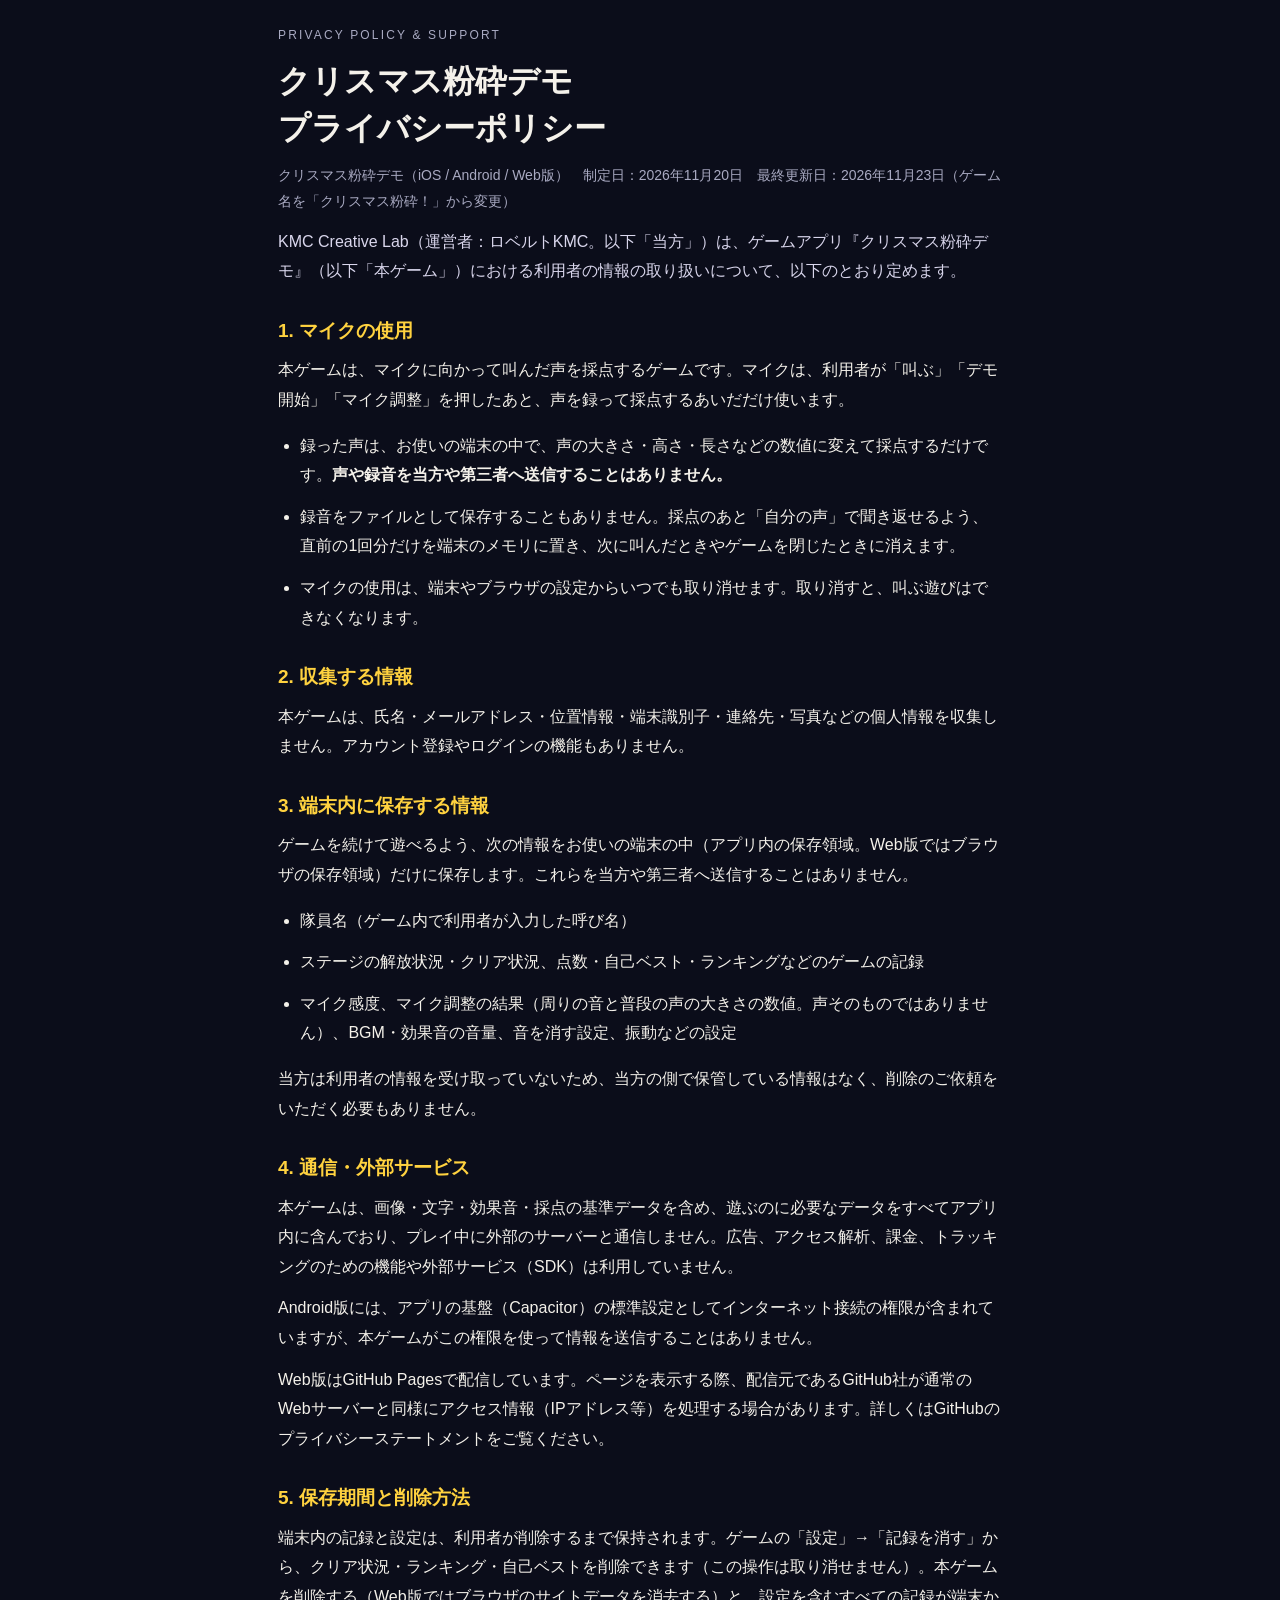
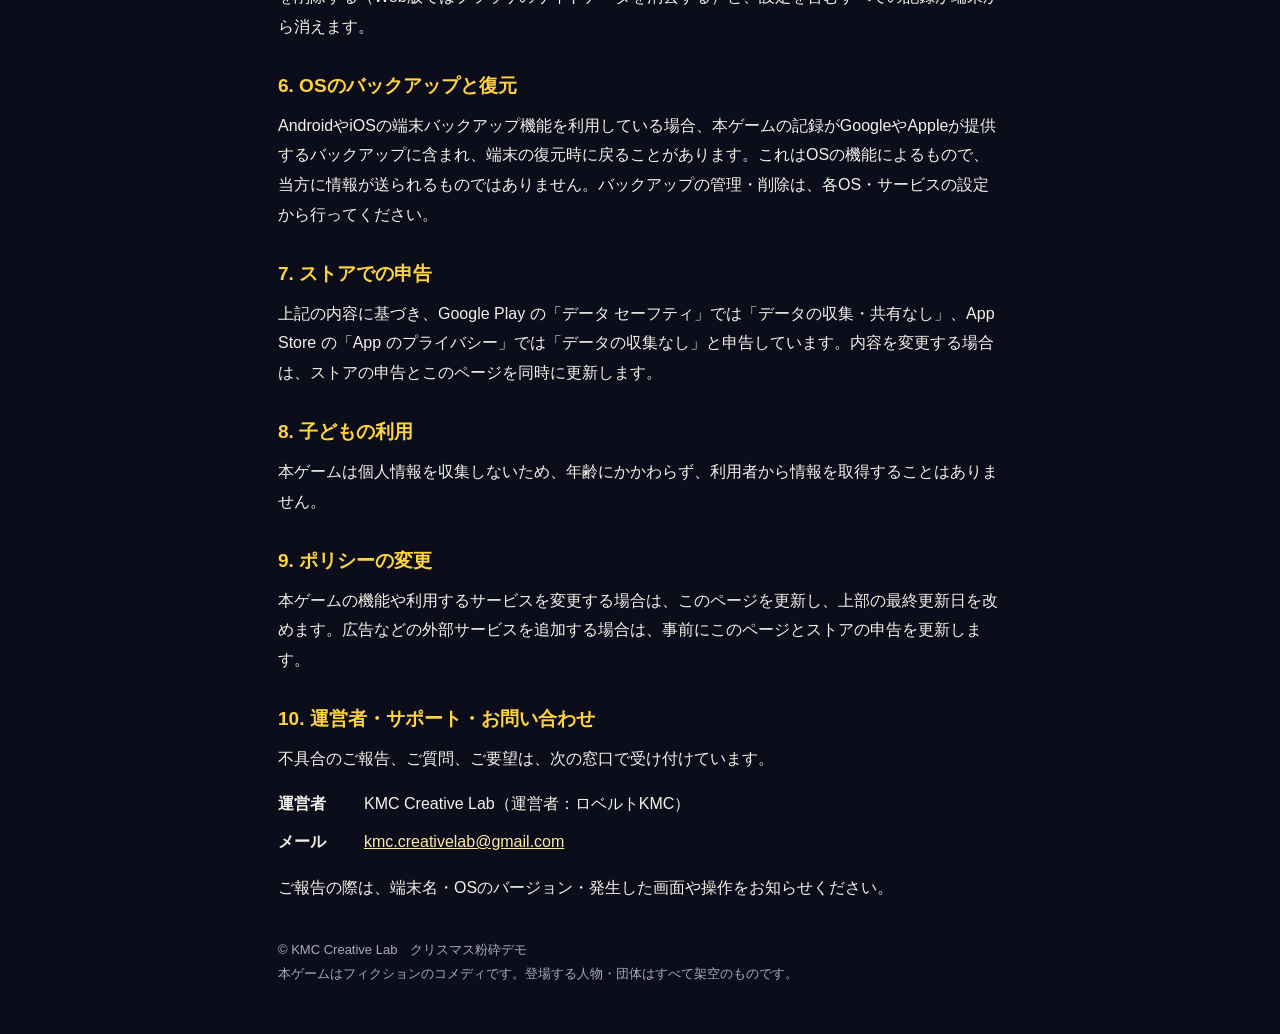
<file: privacy.html>
<!doctype html>
<html lang="ja">
<head>
<meta charset="utf-8">
<meta name="viewport" content="width=device-width,initial-scale=1">
<title>プライバシーポリシー・サポート | クリスマス粉砕デモ</title>
<meta name="description" content="『クリスマス粉砕デモ』のプライバシーポリシーとお問い合わせ窓口">
<style>
  :root { color-scheme: dark; }
  * { box-sizing: border-box; }
  body { max-width: 760px; margin: 0 auto; padding: 24px 18px 48px;
    background: #0B0D1A; color: #F4F1EA;
    font: 16px/1.85 -apple-system, BlinkMacSystemFont, "Hiragino Kaku Gothic ProN",
      "Yu Gothic", Meiryo, sans-serif; overflow-wrap: anywhere; }
  h1 { font-size: clamp(23px, 5vw, 32px); line-height: 1.45; margin: 6px 0 12px; }
  h2 { font-size: 19px; line-height: 1.5; color: #FFD23F; margin: 31px 0 10px; }
  p, li { margin: 0 0 12px; }
  ul { padding-left: 1.4em; }
  a { color: #FFE9A3; }
  .eyebrow { color: #A9AAC2; letter-spacing: .18em; font-size: 12px; }
  .lead { color: #D9D6EC; }
  .meta { color: #A9AAC2; font-size: 14px; }
  dl { display: grid; grid-template-columns: 4.5em 1fr; gap: 8px 14px; }
  dt { font-weight: 700; }
  dd { margin: 0; }
  .mail { overflow-wrap: normal; word-break: keep-all; }
  footer { margin-top: 36px; color: #A9AAC2; font-size: 13px; }
  .back[hidden] { display: none; }
  .back { display: inline-block; margin: 0 0 14px; padding: 10px 16px; border-radius: 99px; background: #FFD23F; color: #17130A; font-weight: 800; text-decoration: none; }
</style>
</head>
<body>
<!-- アプリの中から開いたとき（?app=1）だけ、ゲームに戻るボタンを出す -->
<a class="back" id="back" href="index.html" hidden>‹ ゲームに戻る</a>
<script>if (/[?&]app=1/.test(location.search)) document.getElementById('back').hidden = false;</script>
<p class="eyebrow">PRIVACY POLICY &amp; SUPPORT</p>
<h1>クリスマス粉砕デモ<br>プライバシーポリシー</h1>
<p class="meta">クリスマス粉砕デモ（iOS / Android / Web版）　制定日：2026年11月20日　最終更新日：2026年11月23日（ゲーム名を「クリスマス粉砕！」から変更）</p>
<p class="lead">KMC Creative Lab（運営者：ロベルトKMC。以下「当方」）は、ゲームアプリ『クリスマス粉砕デモ』（以下「本ゲーム」）における利用者の情報の取り扱いについて、以下のとおり定めます。</p>

<h2>1. マイクの使用</h2>
<p>本ゲームは、マイクに向かって叫んだ声を採点するゲームです。マイクは、利用者が「叫ぶ」「デモ開始」「マイク調整」を押したあと、声を録って採点するあいだだけ使います。</p>
<ul>
  <li>録った声は、お使いの端末の中で、声の大きさ・高さ・長さなどの数値に変えて採点するだけです。<strong>声や録音を当方や第三者へ送信することはありません。</strong></li>
  <li>録音をファイルとして保存することもありません。採点のあと「自分の声」で聞き返せるよう、直前の1回分だけを端末のメモリに置き、次に叫んだときやゲームを閉じたときに消えます。</li>
  <li>マイクの使用は、端末やブラウザの設定からいつでも取り消せます。取り消すと、叫ぶ遊びはできなくなります。</li>
</ul>

<h2>2. 収集する情報</h2>
<p>本ゲームは、氏名・メールアドレス・位置情報・端末識別子・連絡先・写真などの個人情報を収集しません。アカウント登録やログインの機能もありません。</p>

<h2>3. 端末内に保存する情報</h2>
<p>ゲームを続けて遊べるよう、次の情報をお使いの端末の中（アプリ内の保存領域。Web版ではブラウザの保存領域）だけに保存します。これらを当方や第三者へ送信することはありません。</p>
<ul>
  <li>隊員名（ゲーム内で利用者が入力した呼び名）</li>
  <li>ステージの解放状況・クリア状況、点数・自己ベスト・ランキングなどのゲームの記録</li>
  <li>マイク感度、マイク調整の結果（周りの音と普段の声の大きさの数値。声そのものではありません）、BGM・効果音の音量、音を消す設定、振動などの設定</li>
</ul>
<p>当方は利用者の情報を受け取っていないため、当方の側で保管している情報はなく、削除のご依頼をいただく必要もありません。</p>

<h2>4. 通信・外部サービス</h2>
<p>本ゲームは、画像・文字・効果音・採点の基準データを含め、遊ぶのに必要なデータをすべてアプリ内に含んでおり、プレイ中に外部のサーバーと通信しません。広告、アクセス解析、課金、トラッキングのための機能や外部サービス（SDK）は利用していません。</p>
<p>Android版には、アプリの基盤（Capacitor）の標準設定としてインターネット接続の権限が含まれていますが、本ゲームがこの権限を使って情報を送信することはありません。</p>
<p>Web版はGitHub Pagesで配信しています。ページを表示する際、配信元であるGitHub社が通常のWebサーバーと同様にアクセス情報（IPアドレス等）を処理する場合があります。詳しくはGitHubのプライバシーステートメントをご覧ください。</p>

<h2>5. 保存期間と削除方法</h2>
<p>端末内の記録と設定は、利用者が削除するまで保持されます。ゲームの「設定」→「記録を消す」から、クリア状況・ランキング・自己ベストを削除できます（この操作は取り消せません）。本ゲームを削除する（Web版ではブラウザのサイトデータを消去する）と、設定を含むすべての記録が端末から消えます。</p>

<h2>6. OSのバックアップと復元</h2>
<p>AndroidやiOSの端末バックアップ機能を利用している場合、本ゲームの記録がGoogleやAppleが提供するバックアップに含まれ、端末の復元時に戻ることがあります。これはOSの機能によるもので、当方に情報が送られるものではありません。バックアップの管理・削除は、各OS・サービスの設定から行ってください。</p>

<h2>7. ストアでの申告</h2>
<p>上記の内容に基づき、Google Play の「データ セーフティ」では「データの収集・共有なし」、App Store の「App のプライバシー」では「データの収集なし」と申告しています。内容を変更する場合は、ストアの申告とこのページを同時に更新します。</p>

<h2>8. 子どもの利用</h2>
<p>本ゲームは個人情報を収集しないため、年齢にかかわらず、利用者から情報を取得することはありません。</p>

<h2>9. ポリシーの変更</h2>
<p>本ゲームの機能や利用するサービスを変更する場合は、このページを更新し、上部の最終更新日を改めます。広告などの外部サービスを追加する場合は、事前にこのページとストアの申告を更新します。</p>

<h2 id="contact">10. 運営者・サポート・お問い合わせ</h2>
<p>不具合のご報告、ご質問、ご要望は、次の窓口で受け付けています。</p>
<dl>
  <dt>運営者</dt><dd>KMC Creative Lab（運営者：ロベルトKMC）</dd>
  <dt>メール</dt><dd><a class="mail" href="mailto:kmc.creativelab@gmail.com">kmc.creativelab@gmail.com</a></dd>
</dl>
<p>ご報告の際は、端末名・OSのバージョン・発生した画面や操作をお知らせください。</p>

<footer>© KMC Creative Lab　クリスマス粉砕デモ<br>本ゲームはフィクションのコメディです。登場する人物・団体はすべて架空のものです。</footer>
</body>
</html>
</file>
